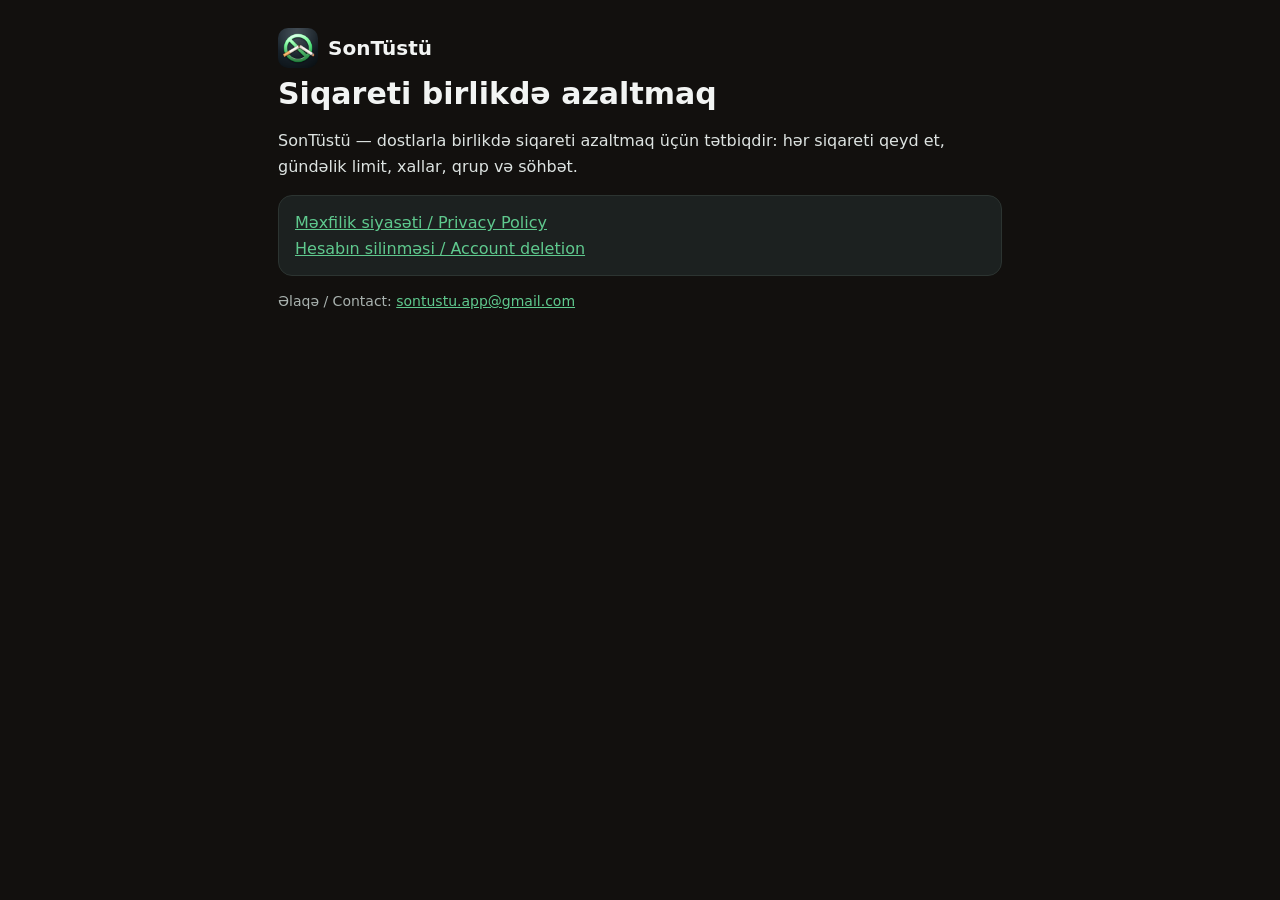
<file: index.html>
<!doctype html><html lang="az"><head><meta charset="utf-8"><meta name="viewport" content="width=device-width,initial-scale=1">
<title>SonTüstü</title><link rel="stylesheet" href="style.css"></head><body><main>
<div class="brand"><img src="icon.png" alt="">SonTüstü</div>
<h1>Siqareti birlikdə azaltmaq</h1>
<p>SonTüstü — dostlarla birlikdə siqareti azaltmaq üçün tətbiqdir: hər siqareti qeyd et, gündəlik limit, xallar, qrup və söhbət.</p>
<div class="card"><a href="privacy.html">Məxfilik siyasəti / Privacy Policy</a><br><a href="delete.html">Hesabın silinməsi / Account deletion</a></div>
<p class="muted">Əlaqə / Contact: <a href="mailto:sontustu.app@gmail.com">sontustu.app@gmail.com</a></p>
</main></body></html>
</file>
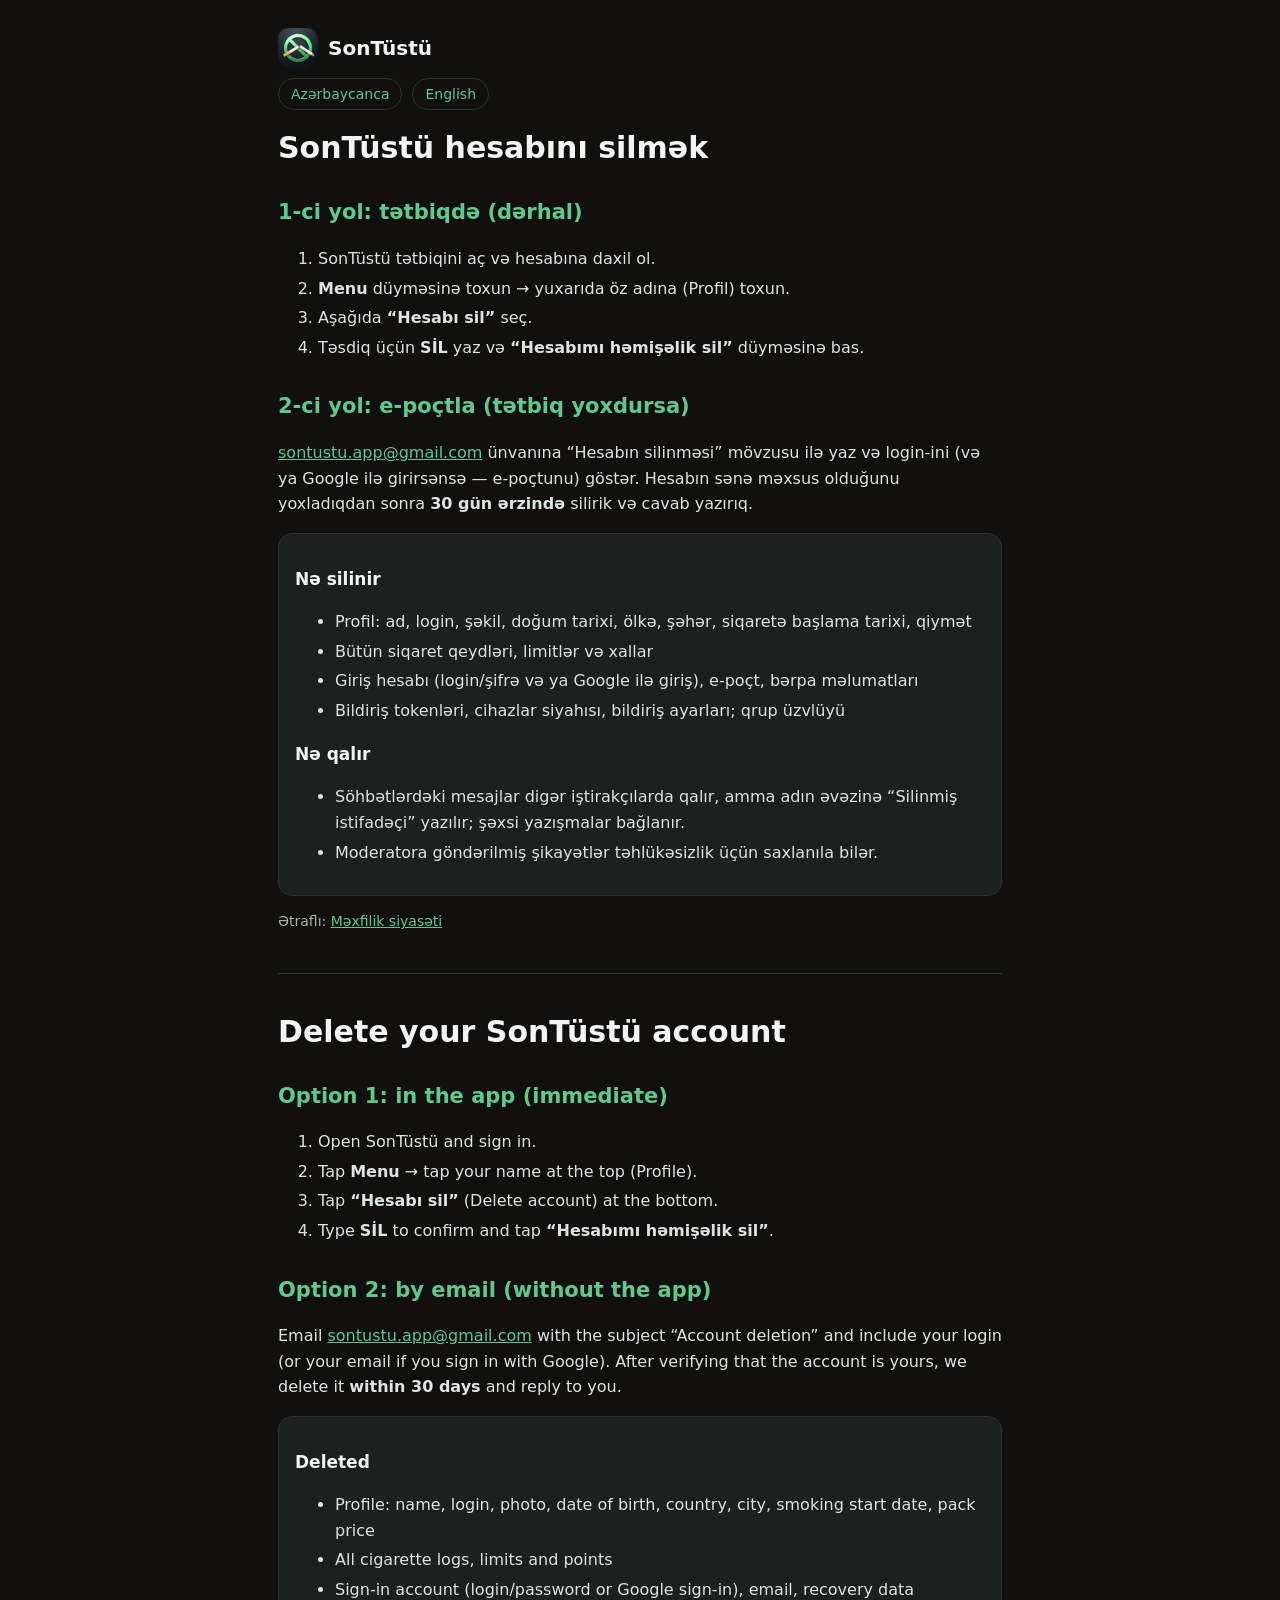
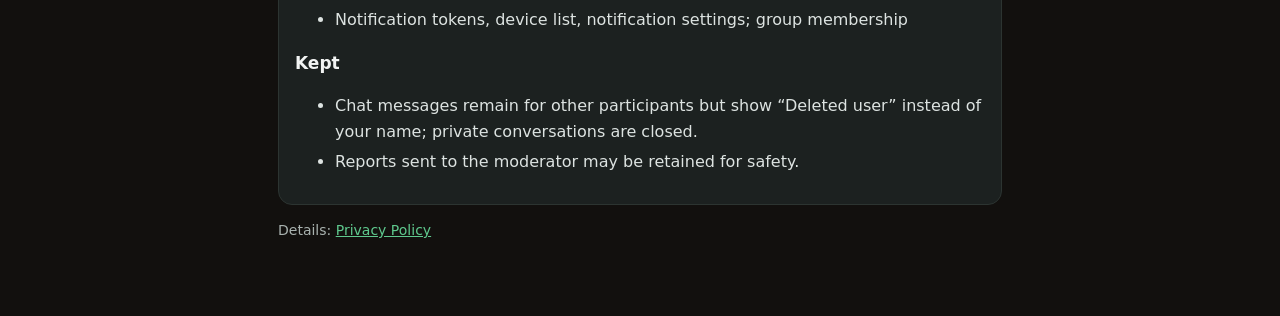
<file: delete.html>
<!doctype html><html lang="az"><head><meta charset="utf-8"><meta name="viewport" content="width=device-width,initial-scale=1">
<title>SonTüstü — Hesabın silinməsi / Account deletion</title><link rel="stylesheet" href="style.css"></head><body><main>
<div class="brand"><img src="icon.png" alt="">SonTüstü</div>
<div class="lang"><a href="#az">Azərbaycanca</a><a href="#en">English</a></div>

<section id="az">
<h1>SonTüstü hesabını silmək</h1>
<h2>1-ci yol: tətbiqdə (dərhal)</h2>
<ol>
<li>SonTüstü tətbiqini aç və hesabına daxil ol.</li>
<li><b>Menu</b> düyməsinə toxun → yuxarıda öz adına (Profil) toxun.</li>
<li>Aşağıda <b>“Hesabı sil”</b> seç.</li>
<li>Təsdiq üçün <b>SİL</b> yaz və <b>“Hesabımı həmişəlik sil”</b> düyməsinə bas.</li>
</ol>
<h2>2-ci yol: e-poçtla (tətbiq yoxdursa)</h2>
<p><a href="mailto:sontustu.app@gmail.com?subject=SonTustu%20hesabin%20silinmesi">sontustu.app@gmail.com</a> ünvanına “Hesabın silinməsi” mövzusu ilə yaz və login-ini (və ya Google ilə girirsənsə — e-poçtunu) göstər. Hesabın sənə məxsus olduğunu yoxladıqdan sonra <b>30 gün ərzində</b> silirik və cavab yazırıq.</p>
<div class="card">
<h3>Nə silinir</h3>
<ul><li>Profil: ad, login, şəkil, doğum tarixi, ölkə, şəhər, siqaretə başlama tarixi, qiymət</li>
<li>Bütün siqaret qeydləri, limitlər və xallar</li>
<li>Giriş hesabı (login/şifrə və ya Google ilə giriş), e-poçt, bərpa məlumatları</li>
<li>Bildiriş tokenləri, cihazlar siyahısı, bildiriş ayarları; qrup üzvlüyü</li></ul>
<h3>Nə qalır</h3>
<ul><li>Söhbətlərdəki mesajlar digər iştirakçılarda qalır, amma adın əvəzinə “Silinmiş istifadəçi” yazılır; şəxsi yazışmalar bağlanır.</li>
<li>Moderatora göndərilmiş şikayətlər təhlükəsizlik üçün saxlanıla bilər.</li></ul>
</div>
<p class="muted">Ətraflı: <a href="privacy.html">Məxfilik siyasəti</a></p>
</section>

<hr>

<section id="en">
<h1>Delete your SonTüstü account</h1>
<h2>Option 1: in the app (immediate)</h2>
<ol>
<li>Open SonTüstü and sign in.</li>
<li>Tap <b>Menu</b> → tap your name at the top (Profile).</li>
<li>Tap <b>“Hesabı sil”</b> (Delete account) at the bottom.</li>
<li>Type <b>SİL</b> to confirm and tap <b>“Hesabımı həmişəlik sil”</b>.</li>
</ol>
<h2>Option 2: by email (without the app)</h2>
<p>Email <a href="mailto:sontustu.app@gmail.com?subject=SonTustu%20account%20deletion">sontustu.app@gmail.com</a> with the subject “Account deletion” and include your login (or your email if you sign in with Google). After verifying that the account is yours, we delete it <b>within 30 days</b> and reply to you.</p>
<div class="card">
<h3>Deleted</h3>
<ul><li>Profile: name, login, photo, date of birth, country, city, smoking start date, pack price</li>
<li>All cigarette logs, limits and points</li>
<li>Sign-in account (login/password or Google sign-in), email, recovery data</li>
<li>Notification tokens, device list, notification settings; group membership</li></ul>
<h3>Kept</h3>
<ul><li>Chat messages remain for other participants but show “Deleted user” instead of your name; private conversations are closed.</li>
<li>Reports sent to the moderator may be retained for safety.</li></ul>
</div>
<p class="muted">Details: <a href="privacy.html#en">Privacy Policy</a></p>
</section>
</main></body></html>
</file>
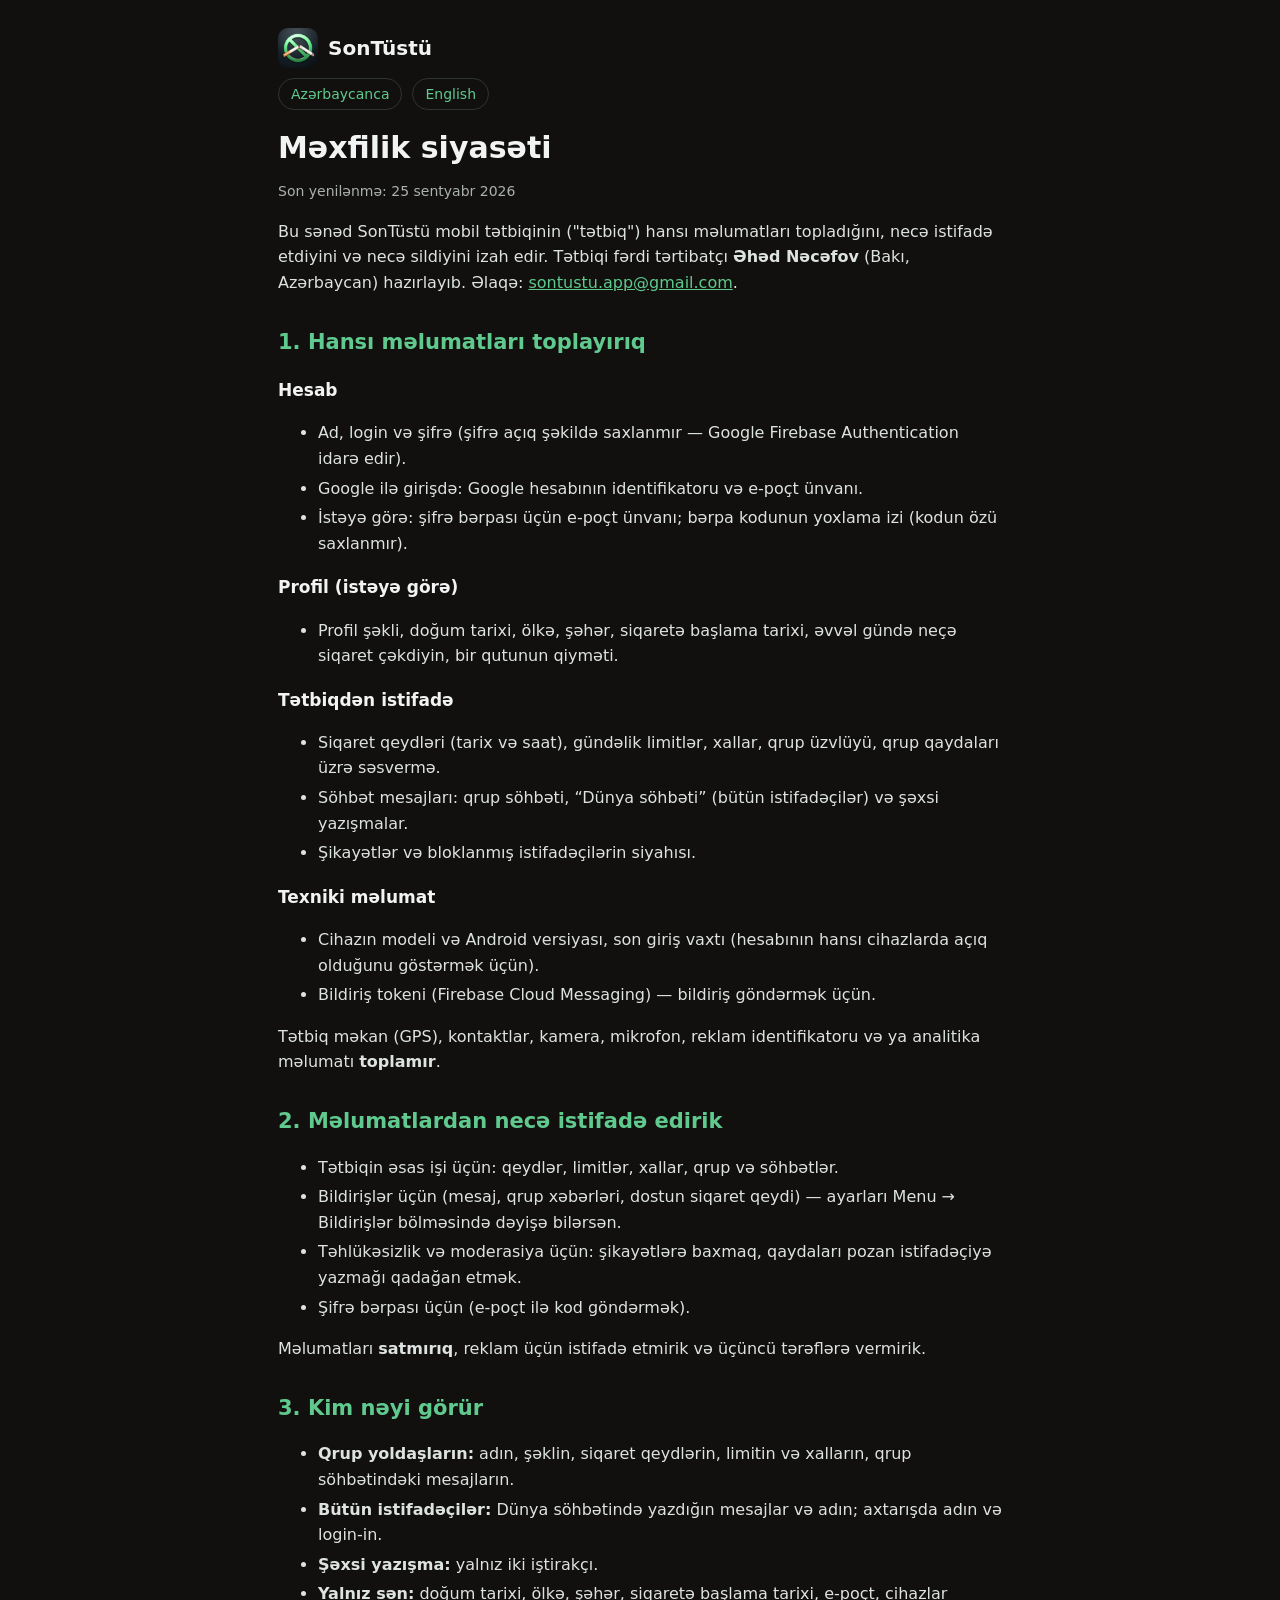
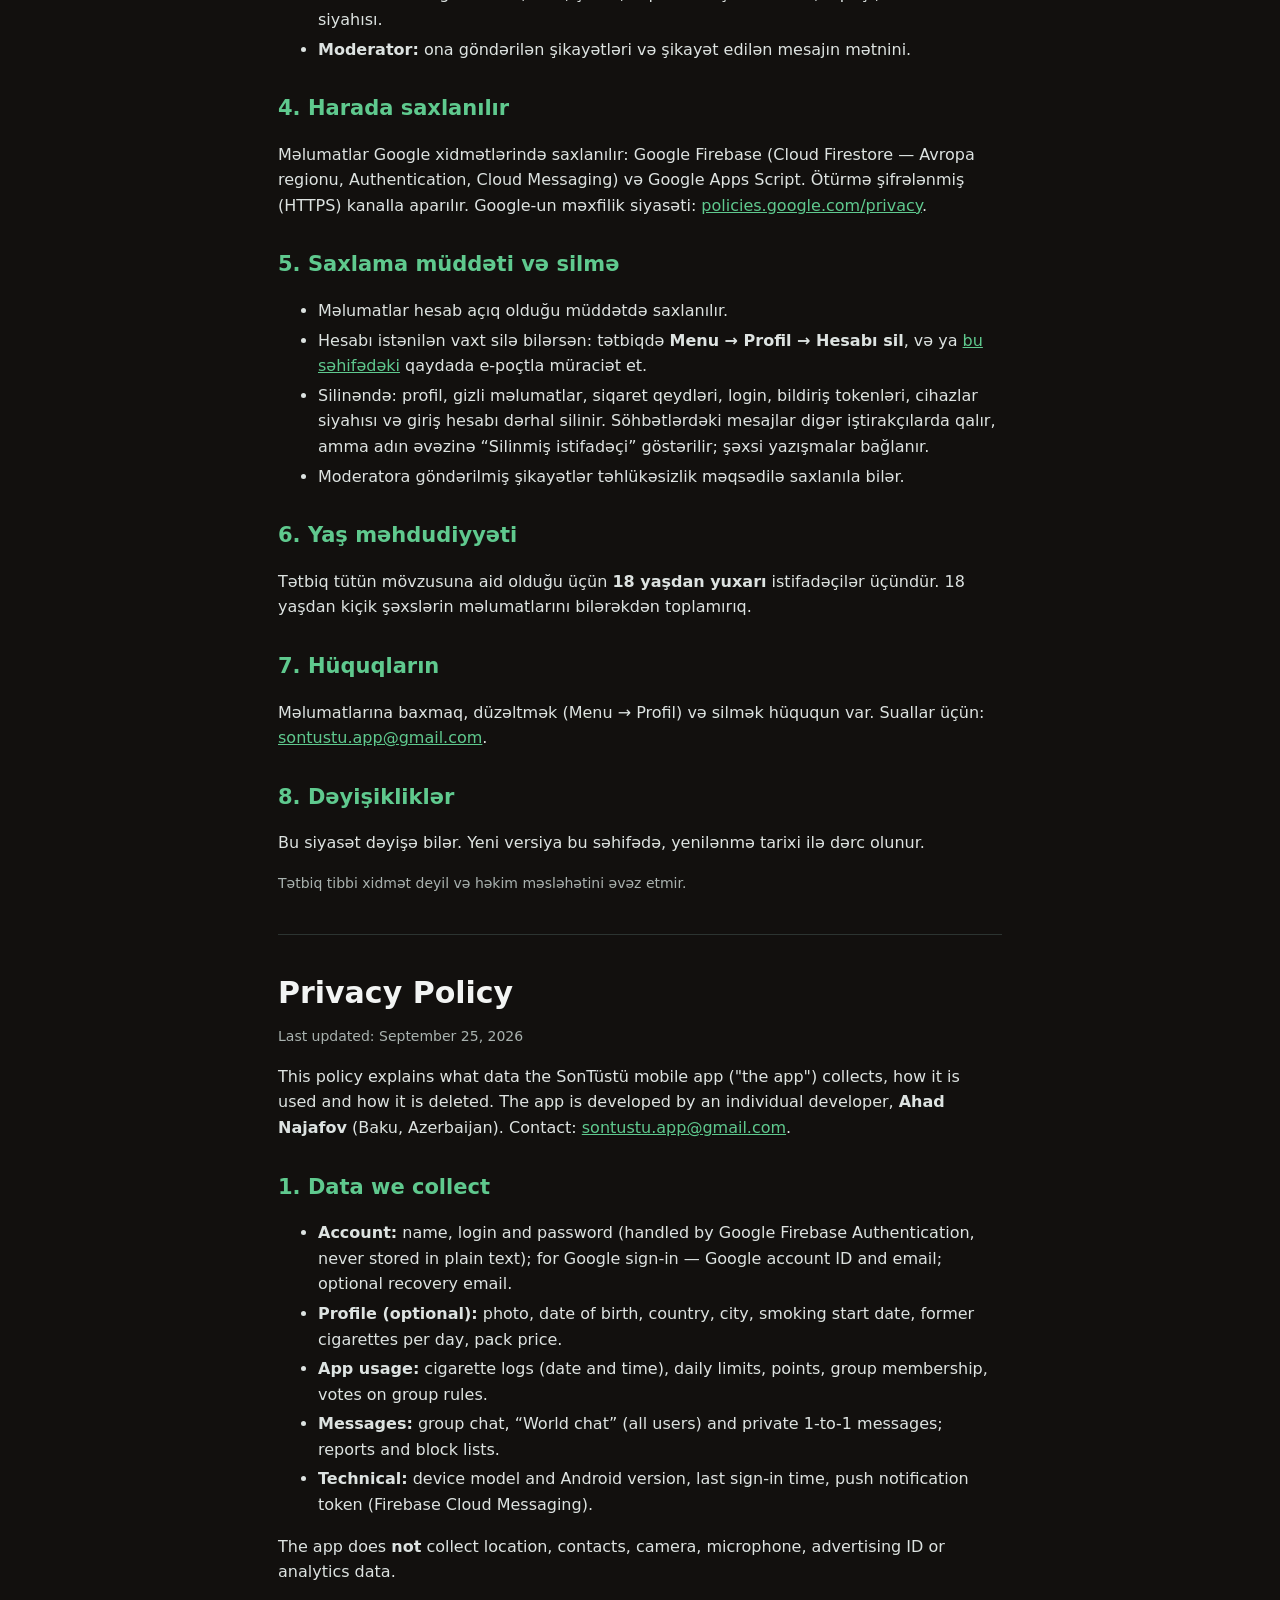
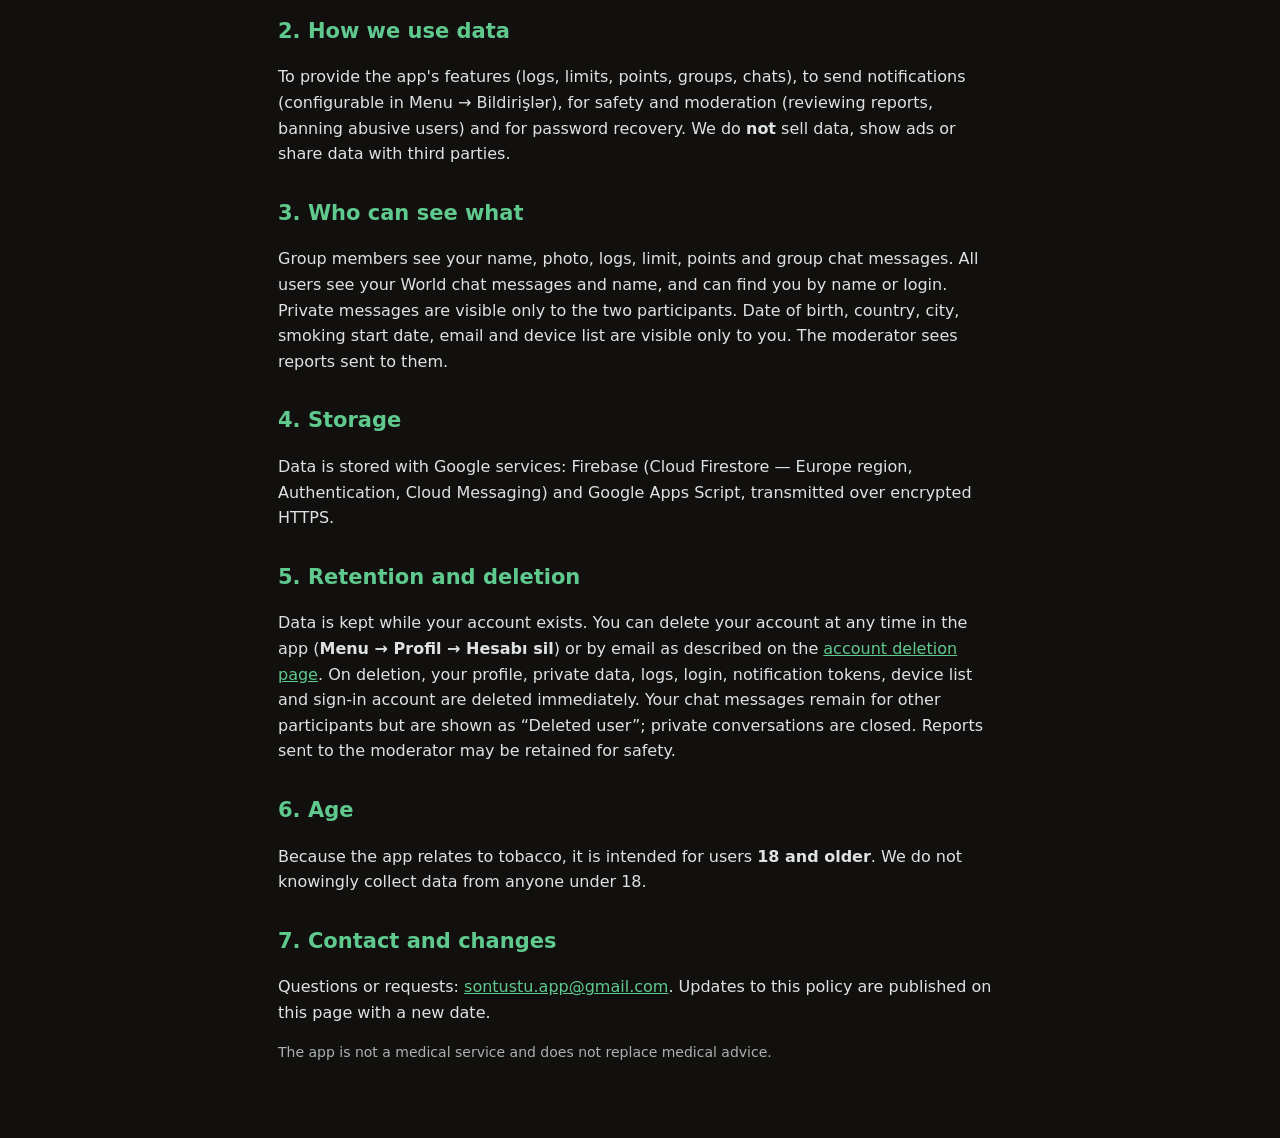
<file: privacy.html>
<!doctype html><html lang="az"><head><meta charset="utf-8"><meta name="viewport" content="width=device-width,initial-scale=1">
<title>SonTüstü — Məxfilik siyasəti / Privacy Policy</title><link rel="stylesheet" href="style.css"></head><body><main>
<div class="brand"><img src="icon.png" alt="">SonTüstü</div>
<div class="lang"><a href="#az">Azərbaycanca</a><a href="#en">English</a></div>

<section id="az">
<h1>Məxfilik siyasəti</h1>
<p class="muted">Son yenilənmə: 25 sentyabr 2026</p>
<p>Bu sənəd SonTüstü mobil tətbiqinin ("tətbiq") hansı məlumatları topladığını, necə istifadə etdiyini və necə sildiyini izah edir. Tətbiqi fərdi tərtibatçı <b>Əhəd Nəcəfov</b> (Bakı, Azərbaycan) hazırlayıb. Əlaqə: <a href="mailto:sontustu.app@gmail.com">sontustu.app@gmail.com</a>.</p>

<h2>1. Hansı məlumatları toplayırıq</h2>
<h3>Hesab</h3>
<ul>
<li>Ad, login və şifrə (şifrə açıq şəkildə saxlanmır — Google Firebase Authentication idarə edir).</li>
<li>Google ilə girişdə: Google hesabının identifikatoru və e-poçt ünvanı.</li>
<li>İstəyə görə: şifrə bərpası üçün e-poçt ünvanı; bərpa kodunun yoxlama izi (kodun özü saxlanmır).</li>
</ul>
<h3>Profil (istəyə görə)</h3>
<ul>
<li>Profil şəkli, doğum tarixi, ölkə, şəhər, siqaretə başlama tarixi, əvvəl gündə neçə siqaret çəkdiyin, bir qutunun qiyməti.</li>
</ul>
<h3>Tətbiqdən istifadə</h3>
<ul>
<li>Siqaret qeydləri (tarix və saat), gündəlik limitlər, xallar, qrup üzvlüyü, qrup qaydaları üzrə səsvermə.</li>
<li>Söhbət mesajları: qrup söhbəti, “Dünya söhbəti” (bütün istifadəçilər) və şəxsi yazışmalar.</li>
<li>Şikayətlər və bloklanmış istifadəçilərin siyahısı.</li>
</ul>
<h3>Texniki məlumat</h3>
<ul>
<li>Cihazın modeli və Android versiyası, son giriş vaxtı (hesabının hansı cihazlarda açıq olduğunu göstərmək üçün).</li>
<li>Bildiriş tokeni (Firebase Cloud Messaging) — bildiriş göndərmək üçün.</li>
</ul>
<p>Tətbiq məkan (GPS), kontaktlar, kamera, mikrofon, reklam identifikatoru və ya analitika məlumatı <b>toplamır</b>.</p>

<h2>2. Məlumatlardan necə istifadə edirik</h2>
<ul>
<li>Tətbiqin əsas işi üçün: qeydlər, limitlər, xallar, qrup və söhbətlər.</li>
<li>Bildirişlər üçün (mesaj, qrup xəbərləri, dostun siqaret qeydi) — ayarları Menu → Bildirişlər bölməsində dəyişə bilərsən.</li>
<li>Təhlükəsizlik və moderasiya üçün: şikayətlərə baxmaq, qaydaları pozan istifadəçiyə yazmağı qadağan etmək.</li>
<li>Şifrə bərpası üçün (e-poçt ilə kod göndərmək).</li>
</ul>
<p>Məlumatları <b>satmırıq</b>, reklam üçün istifadə etmirik və üçüncü tərəflərə vermirik.</p>

<h2>3. Kim nəyi görür</h2>
<ul>
<li><b>Qrup yoldaşların:</b> adın, şəklin, siqaret qeydlərin, limitin və xalların, qrup söhbətindəki mesajların.</li>
<li><b>Bütün istifadəçilər:</b> Dünya söhbətində yazdığın mesajlar və adın; axtarışda adın və login-in.</li>
<li><b>Şəxsi yazışma:</b> yalnız iki iştirakçı.</li>
<li><b>Yalnız sən:</b> doğum tarixi, ölkə, şəhər, siqaretə başlama tarixi, e-poçt, cihazlar siyahısı.</li>
<li><b>Moderator:</b> ona göndərilən şikayətləri və şikayət edilən mesajın mətnini.</li>
</ul>

<h2>4. Harada saxlanılır</h2>
<p>Məlumatlar Google xidmətlərində saxlanılır: Google Firebase (Cloud Firestore — Avropa regionu, Authentication, Cloud Messaging) və Google Apps Script. Ötürmə şifrələnmiş (HTTPS) kanalla aparılır. Google-un məxfilik siyasəti: <a href="https://policies.google.com/privacy">policies.google.com/privacy</a>.</p>

<h2>5. Saxlama müddəti və silmə</h2>
<ul>
<li>Məlumatlar hesab açıq olduğu müddətdə saxlanılır.</li>
<li>Hesabı istənilən vaxt silə bilərsən: tətbiqdə <b>Menu → Profil → Hesabı sil</b>, və ya <a href="delete.html">bu səhifədəki</a> qaydada e-poçtla müraciət et.</li>
<li>Silinəndə: profil, gizli məlumatlar, siqaret qeydləri, login, bildiriş tokenləri, cihazlar siyahısı və giriş hesabı dərhal silinir. Söhbətlərdəki mesajlar digər iştirakçılarda qalır, amma adın əvəzinə “Silinmiş istifadəçi” göstərilir; şəxsi yazışmalar bağlanır.</li>
<li>Moderatora göndərilmiş şikayətlər təhlükəsizlik məqsədilə saxlanıla bilər.</li>
</ul>

<h2>6. Yaş məhdudiyyəti</h2>
<p>Tətbiq tütün mövzusuna aid olduğu üçün <b>18 yaşdan yuxarı</b> istifadəçilər üçündür. 18 yaşdan kiçik şəxslərin məlumatlarını bilərəkdən toplamırıq.</p>

<h2>7. Hüquqların</h2>
<p>Məlumatlarına baxmaq, düzəltmək (Menu → Profil) və silmək hüququn var. Suallar üçün: <a href="mailto:sontustu.app@gmail.com">sontustu.app@gmail.com</a>.</p>

<h2>8. Dəyişikliklər</h2>
<p>Bu siyasət dəyişə bilər. Yeni versiya bu səhifədə, yenilənmə tarixi ilə dərc olunur.</p>
<p class="muted">Tətbiq tibbi xidmət deyil və həkim məsləhətini əvəz etmir.</p>
</section>

<hr>

<section id="en">
<h1>Privacy Policy</h1>
<p class="muted">Last updated: September 25, 2026</p>
<p>This policy explains what data the SonTüstü mobile app ("the app") collects, how it is used and how it is deleted. The app is developed by an individual developer, <b>Ahad Najafov</b> (Baku, Azerbaijan). Contact: <a href="mailto:sontustu.app@gmail.com">sontustu.app@gmail.com</a>.</p>

<h2>1. Data we collect</h2>
<ul>
<li><b>Account:</b> name, login and password (handled by Google Firebase Authentication, never stored in plain text); for Google sign-in — Google account ID and email; optional recovery email.</li>
<li><b>Profile (optional):</b> photo, date of birth, country, city, smoking start date, former cigarettes per day, pack price.</li>
<li><b>App usage:</b> cigarette logs (date and time), daily limits, points, group membership, votes on group rules.</li>
<li><b>Messages:</b> group chat, “World chat” (all users) and private 1-to-1 messages; reports and block lists.</li>
<li><b>Technical:</b> device model and Android version, last sign-in time, push notification token (Firebase Cloud Messaging).</li>
</ul>
<p>The app does <b>not</b> collect location, contacts, camera, microphone, advertising ID or analytics data.</p>

<h2>2. How we use data</h2>
<p>To provide the app's features (logs, limits, points, groups, chats), to send notifications (configurable in Menu → Bildirişlər), for safety and moderation (reviewing reports, banning abusive users) and for password recovery. We do <b>not</b> sell data, show ads or share data with third parties.</p>

<h2>3. Who can see what</h2>
<p>Group members see your name, photo, logs, limit, points and group chat messages. All users see your World chat messages and name, and can find you by name or login. Private messages are visible only to the two participants. Date of birth, country, city, smoking start date, email and device list are visible only to you. The moderator sees reports sent to them.</p>

<h2>4. Storage</h2>
<p>Data is stored with Google services: Firebase (Cloud Firestore — Europe region, Authentication, Cloud Messaging) and Google Apps Script, transmitted over encrypted HTTPS.</p>

<h2>5. Retention and deletion</h2>
<p>Data is kept while your account exists. You can delete your account at any time in the app (<b>Menu → Profil → Hesabı sil</b>) or by email as described on the <a href="delete.html">account deletion page</a>. On deletion, your profile, private data, logs, login, notification tokens, device list and sign-in account are deleted immediately. Your chat messages remain for other participants but are shown as “Deleted user”; private conversations are closed. Reports sent to the moderator may be retained for safety.</p>

<h2>6. Age</h2>
<p>Because the app relates to tobacco, it is intended for users <b>18 and older</b>. We do not knowingly collect data from anyone under 18.</p>

<h2>7. Contact and changes</h2>
<p>Questions or requests: <a href="mailto:sontustu.app@gmail.com">sontustu.app@gmail.com</a>. Updates to this policy are published on this page with a new date.</p>
<p class="muted">The app is not a medical service and does not replace medical advice.</p>
</section>
</main></body></html>
</file>
<file: style.css>
:root{--bg:#12100E;--card:#1C2120;--ink:#F2F4F3;--muted:#A9B2AF;--green:#5FC98E;--line:#2C3431}
*{box-sizing:border-box}
body{margin:0;background:var(--bg);color:var(--ink);font:16px/1.6 system-ui,-apple-system,"Segoe UI",Roboto,Arial,sans-serif}
main{max-width:760px;margin:0 auto;padding:28px 18px 60px}
h1{font-size:30px;line-height:1.2;margin:8px 0 4px}
h2{font-size:21px;margin:30px 0 8px;color:var(--green)}
h3{font-size:17px;margin:18px 0 6px}
p,li{color:#DDE3E1}
.muted{color:var(--muted);font-size:14px}
a{color:var(--green)}
.card{background:var(--card);border:1px solid var(--line);border-radius:14px;padding:14px 16px;margin:14px 0}
.lang{display:flex;gap:10px;margin:10px 0 20px}
.lang a{border:1px solid var(--line);border-radius:999px;padding:4px 12px;text-decoration:none;font-size:14px}
.brand{display:flex;align-items:center;gap:10px;font-weight:700;font-size:20px}
.brand img{width:40px;height:40px;border-radius:10px}
hr{border:0;border-top:1px solid var(--line);margin:40px 0}
ol li,ul li{margin:4px 0}
</file>
